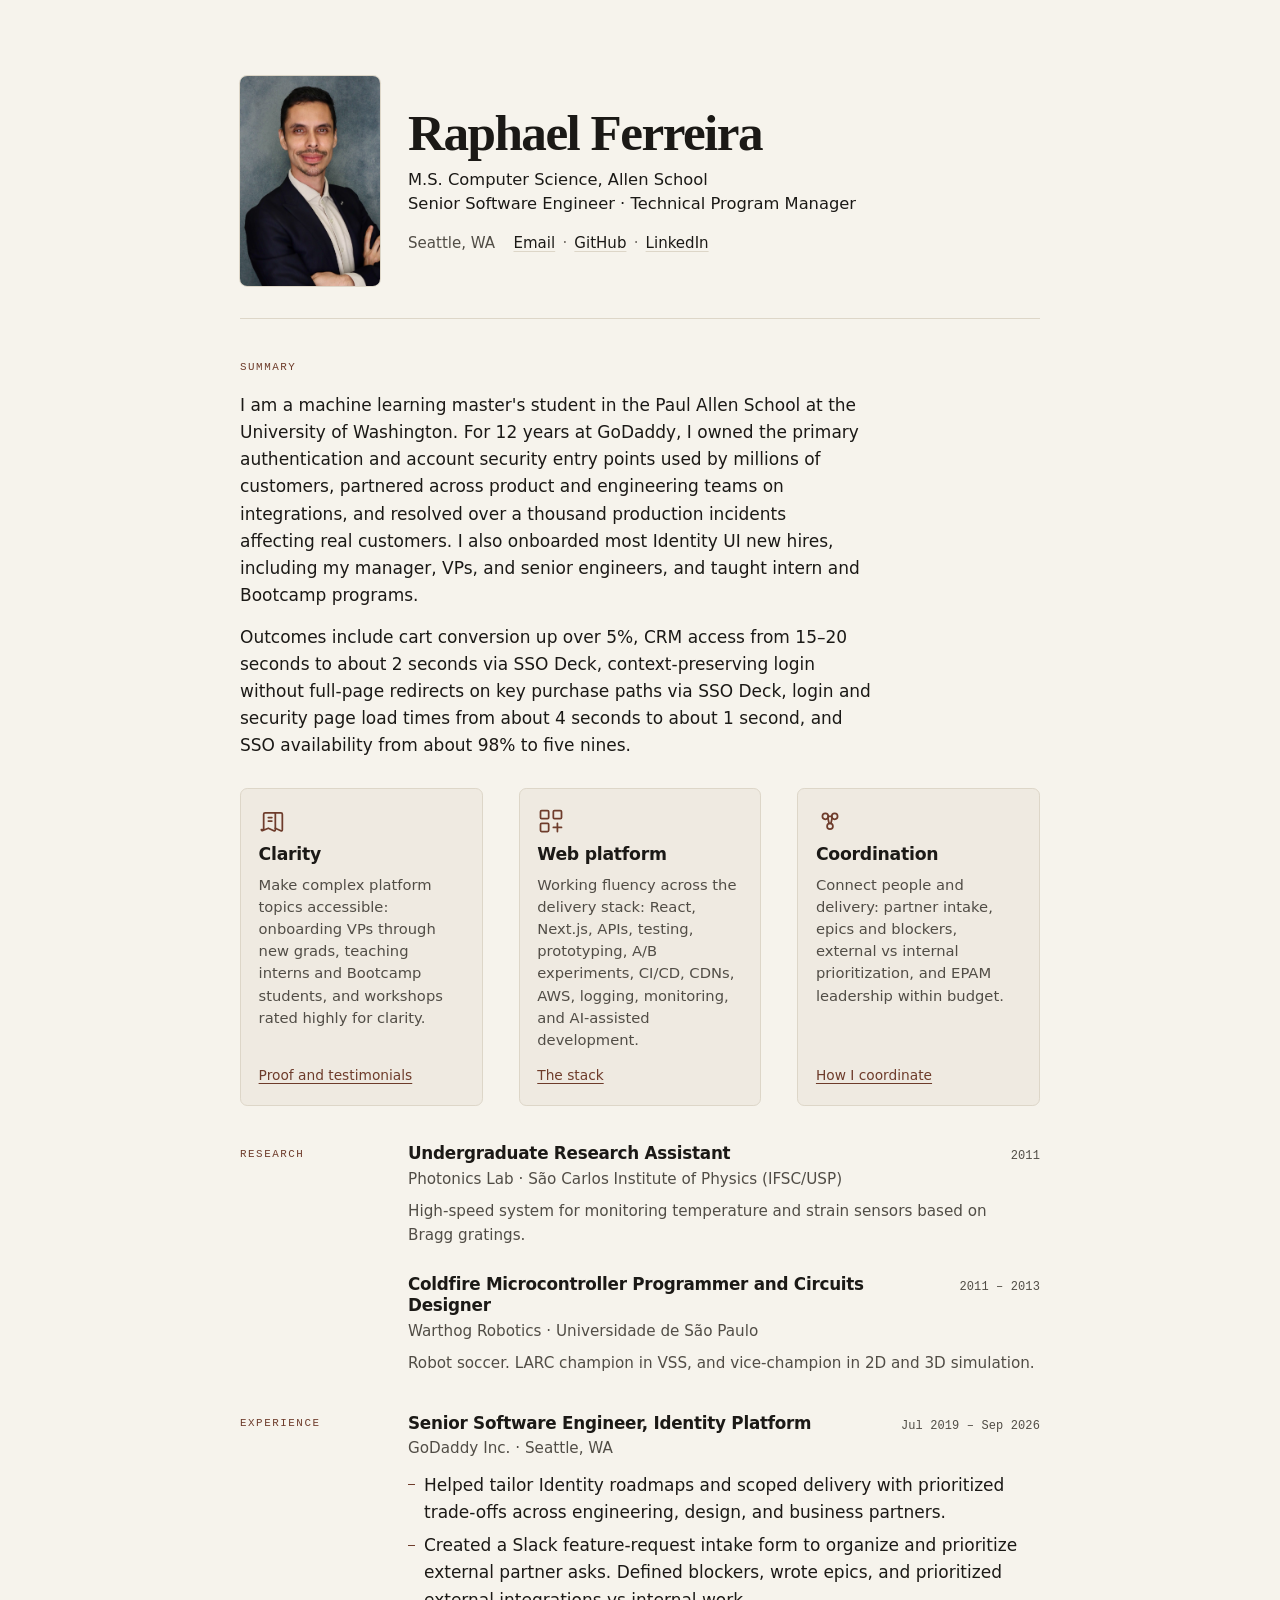
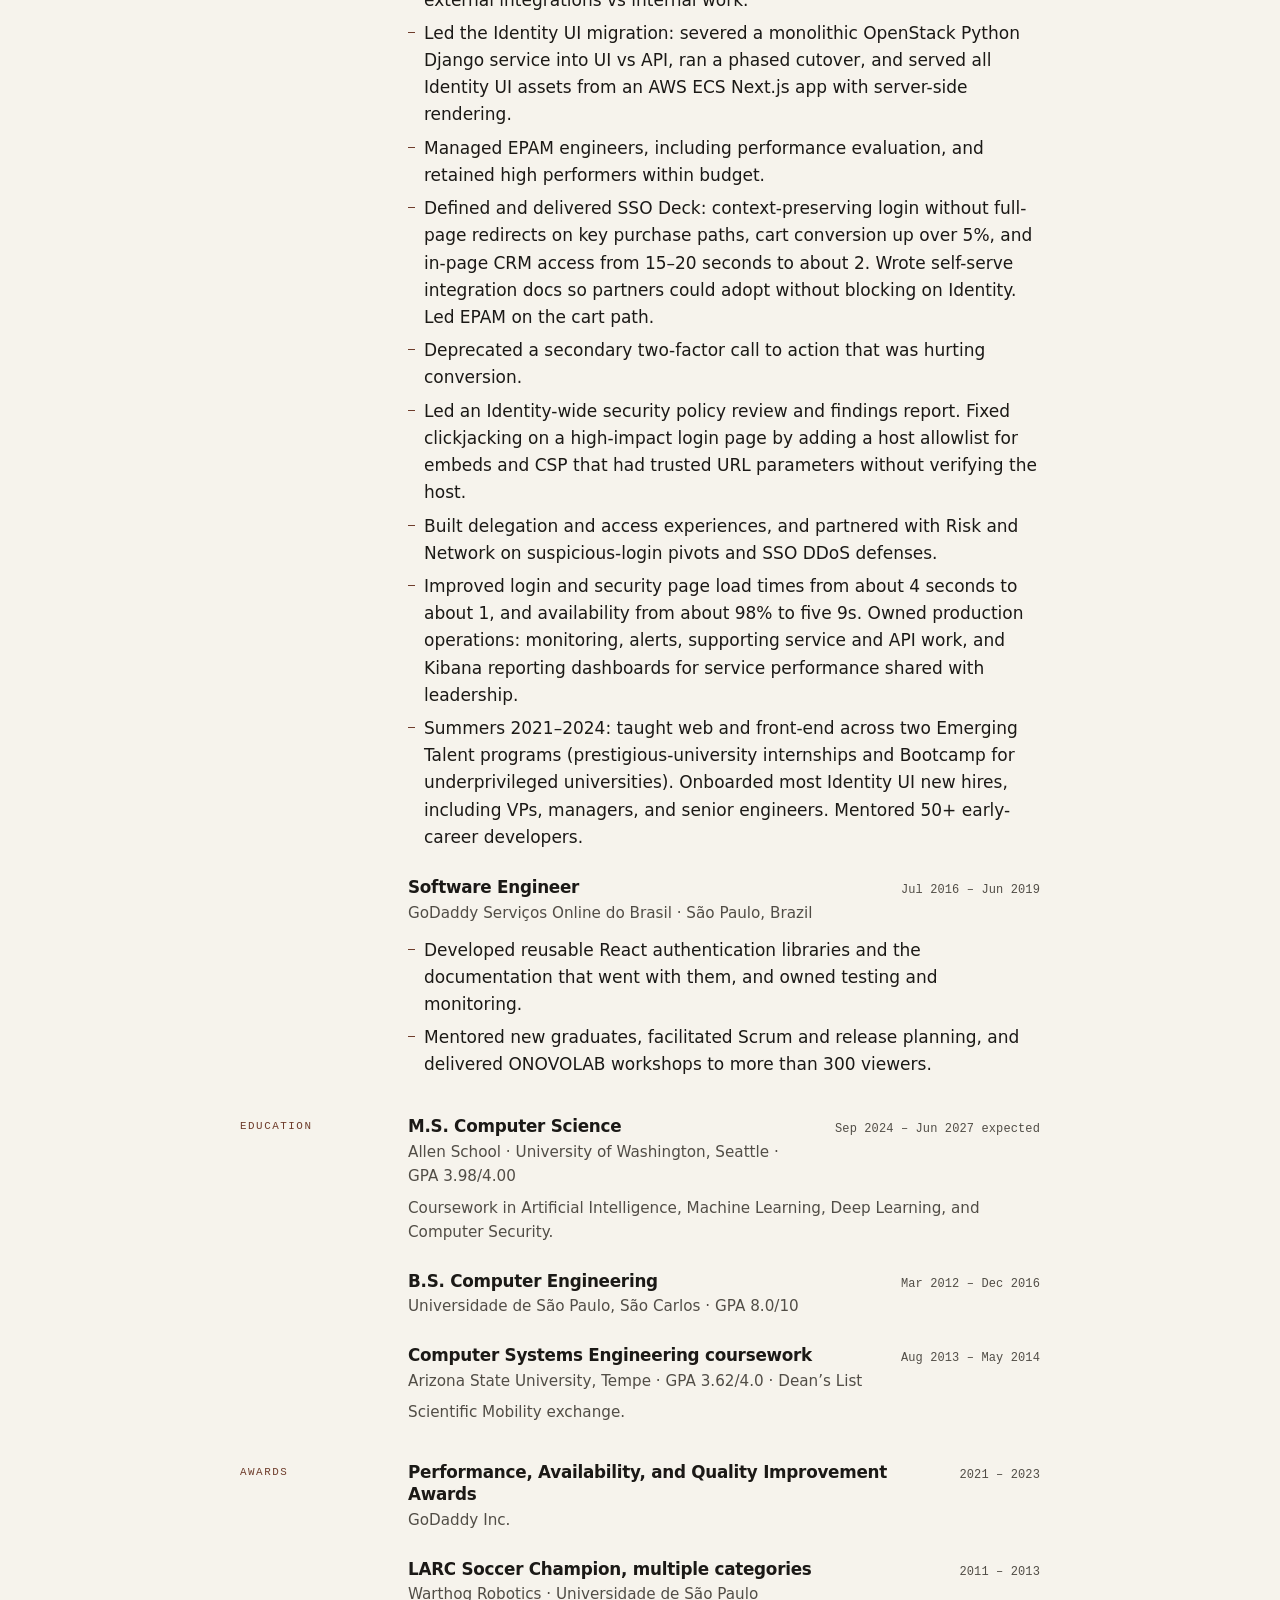
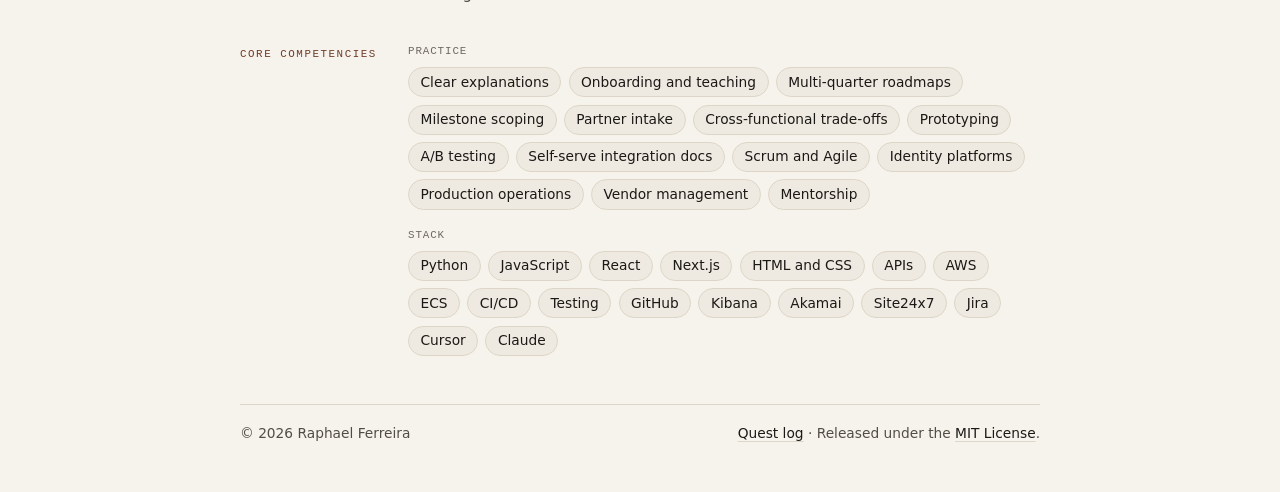
<file: index.html>
<!DOCTYPE html>
<html lang="en">
  <head>
    <meta charset="utf-8">
    <meta name="viewport" content="width=device-width, initial-scale=1">
    <title>Raphael Ferreira · Senior Software Engineer · Technical Program Manager</title>
    <meta name="description" content="Machine learning master's student in the Paul Allen School at the University of Washington. Senior software engineer and technical program manager. Twelve years building GoDaddy's authentication platform. Seattle, WA.">
    <link rel="canonical" href="https://raph.tech/">
    <meta name="theme-color" content="#131311">
    <meta name="theme-color" content="#f6f3ec" media="(prefers-color-scheme: light)">
    <meta property="og:title" content="Raphael Ferreira · Senior Software Engineer · Technical Program Manager">
    <meta property="og:description" content="Machine learning master's student in the Paul Allen School at the University of Washington. Senior software engineer and technical program manager. Twelve years building GoDaddy's authentication platform. Seattle, WA.">
    <meta property="og:type" content="profile">
    <meta property="og:url" content="https://raph.tech/">
    <meta property="og:image" content="https://raph.tech/images/avatar.jpg">
    <link rel="icon" href="images/favicon.png?v=2" type="image/png" sizes="64x64">
    <link rel="stylesheet" href="css/style.css?v=2">
    <script type="application/ld+json">
      {
        "@context": "https://schema.org",
        "@type": "Person",
        "name": "Raphael Ferreira",
        "jobTitle": [
          "Senior Software Engineer",
          "Technical Program Manager",
          "M.S. Student, Computer Science"
        ],
        "url": "https://raph.tech/",
        "image": "https://raph.tech/images/avatar.jpg",
        "address": {
          "@type": "PostalAddress",
          "addressLocality": "Seattle",
          "addressRegion": "WA",
          "addressCountry": "US"
        },
        "sameAs": [
          "https://github.com/tech-raph",
          "https://www.linkedin.com/in/raphferreira"
        ],
        "alumniOf": [
          {
            "@type": "CollegeOrUniversity",
            "name": "University of Washington"
          },
          {
            "@type": "CollegeOrUniversity",
            "name": "Universidade de São Paulo"
          },
          {
            "@type": "CollegeOrUniversity",
            "name": "Arizona State University"
          }
        ]
      }
    </script>
  </head>
  <body>
    <a class="skip" href="#content">Skip to content</a>

    <div class="page">
      <header class="masthead">
        <img
          class="avatar"
          src="images/avatar.jpg"
          alt="Portrait of Raphael Ferreira"
          width="682"
          height="1024"
          fetchpriority="high"
          decoding="async"
        >
        <div class="intro">
          <h1>Raphael Ferreira</h1>
          <p class="subtitle">M.S. Computer Science, Allen School<br><span class="subtitle-role">Senior Software Engineer</span><span class="subtitle-role">Technical Program Manager</span></p>
          <p class="meta">
            <span class="where">Seattle, WA</span>
            <span class="links">
              <a href="mailto:us.raph3@gmail.com">Email</a>
              <span class="dot" aria-hidden="true">·</span>
              <a href="https://github.com/tech-raph">GitHub</a>
              <span class="dot" aria-hidden="true">·</span>
              <a href="https://www.linkedin.com/in/raphferreira">LinkedIn</a>
            </span>
          </p>
        </div>
      </header>

      <main id="content" tabindex="-1">
        <section class="section section-summary" aria-labelledby="summary-heading">
          <h2 id="summary-heading">Summary</h2>
          <div class="summary-body">
            <div class="prose">
              <p>
                I am a machine learning master's student in the Paul Allen School at the University of Washington.
                For 12 years at GoDaddy, I owned the primary authentication and account security entry points used by millions of customers, partnered across product and engineering teams on integrations, and resolved over a thousand production incidents affecting real customers.
                I also onboarded most Identity UI new hires, including my manager, VPs, and senior engineers, and taught intern and Bootcamp programs.
              </p>
              <p>
                Outcomes include cart conversion up over 5%, CRM access from 15–20 seconds to about 2 seconds via SSO Deck, context-preserving login without full-page redirects on key purchase paths via SSO Deck, login and security page load times from about 4 seconds to about 1 second, and SSO availability from about 98% to five nines.
              </p>
            </div>
            <div class="pillars" role="list">
              <a class="pillar" href="clarity/index.html" role="listitem">
                <span class="pillar-icon" aria-hidden="true">
                  <svg viewBox="0 0 24 24" width="28" height="28" fill="none" stroke="currentColor" stroke-width="1.5" stroke-linecap="round" stroke-linejoin="round">
                    <path d="M4 19.5V6.2c0-.7.5-1.2 1.2-1.2H14v14.5c0 .8-.6 1.2-1.3.9L8 18.2l-4.7 2c-.7.3-1.3-.1-1.3-.9z"/>
                    <path d="M14 5h4.8c.7 0 1.2.5 1.2 1.2v13.3c0 .8-.6 1.2-1.3.9L14 18.2"/>
                    <path d="M8 9h3M8 12h3"/>
                  </svg>
                </span>
                <h3>Clarity</h3>
                <p>Make complex platform topics accessible: onboarding VPs through new grads, teaching interns and Bootcamp students, and workshops rated highly for clarity.</p>
                <span class="pillar-more">Proof and testimonials</span>
              </a>
              <a class="pillar" href="platform/index.html" role="listitem">
                <span class="pillar-icon" aria-hidden="true">
                  <svg viewBox="0 0 24 24" width="28" height="28" fill="none" stroke="currentColor" stroke-width="1.5" stroke-linecap="round" stroke-linejoin="round">
                    <rect x="3" y="3" width="7" height="7" rx="1"/>
                    <rect x="14" y="3" width="7" height="7" rx="1"/>
                    <rect x="3" y="14" width="7" height="7" rx="1"/>
                    <path d="M14 17.5h7M17.5 14v7"/>
                  </svg>
                </span>
                <h3>Web platform</h3>
                <p>Working fluency across the delivery stack: React, Next.js, APIs, testing, prototyping, A/B experiments, CI/CD, CDNs, AWS, logging, monitoring, and AI-assisted development.</p>
                <span class="pillar-more">The stack</span>
              </a>
              <a class="pillar" href="coordination/index.html" role="listitem">
                <span class="pillar-icon" aria-hidden="true">
                  <svg viewBox="0 0 24 24" width="28" height="28" fill="none" stroke="currentColor" stroke-width="1.5" stroke-linecap="round" stroke-linejoin="round">
                    <circle cx="8" cy="8" r="2.5"/>
                    <circle cx="16" cy="8" r="2.5"/>
                    <circle cx="12" cy="16.5" r="2.5"/>
                    <path d="M10.2 9.5 11.2 14M13.8 9.5 12.8 14M10.5 8h3"/>
                  </svg>
                </span>
                <h3>Coordination</h3>
                <p>Connect people and delivery: partner intake, epics and blockers, external vs internal prioritization, and EPAM leadership within budget.</p>
                <span class="pillar-more">How I coordinate</span>
              </a>
            </div>
          </div>
        </section>

        <section class="section" aria-labelledby="research-heading">
          <h2 id="research-heading">Research</h2>
          <div class="entries">
            <article class="entry">
              <div class="entry-head">
                <div>
                  <h3>Undergraduate Research Assistant</h3>
                  <p class="org">Photonics Lab · São Carlos Institute of Physics (IFSC/USP)</p>
                </div>
                <p class="dates"><time datetime="2011">2011</time></p>
              </div>
              <p class="detail">High-speed system for monitoring temperature and strain sensors based on Bragg gratings.</p>
            </article>
            <article class="entry">
              <div class="entry-head">
                <div>
                  <h3>Coldfire Microcontroller Programmer and Circuits Designer</h3>
                  <p class="org">Warthog Robotics · Universidade de São Paulo</p>
                </div>
                <p class="dates"><time datetime="2011">2011</time> – <time datetime="2013">2013</time></p>
              </div>
              <p class="detail">Robot soccer. LARC champion in VSS, and vice-champion in 2D and 3D simulation.</p>
            </article>
          </div>
        </section>

        <section class="section" aria-labelledby="experience-heading">
          <h2 id="experience-heading">Experience</h2>
          <div class="entries">
            <article class="entry">
              <div class="entry-head">
                <div>
                  <h3>Senior Software Engineer, Identity Platform</h3>
                  <p class="org">GoDaddy Inc. · Seattle, WA</p>
                </div>
                <p class="dates"><time datetime="2019-07">Jul 2019</time> – <time datetime="2026-09">Sep 2026</time></p>
              </div>
              <ul>
                <li>Helped tailor Identity roadmaps and scoped delivery with prioritized trade-offs across engineering, design, and business partners.</li>
                <li>Created a Slack feature-request intake form to organize and prioritize external partner asks. Defined blockers, wrote epics, and prioritized external integrations vs internal work.</li>
                <li>Led the Identity UI migration: severed a monolithic OpenStack Python Django service into UI vs API, ran a phased cutover, and served all Identity UI assets from an AWS ECS Next.js app with server-side rendering.</li>
                <li>Managed EPAM engineers, including performance evaluation, and retained high performers within budget.</li>
                <li>Defined and delivered SSO Deck: context-preserving login without full-page redirects on key purchase paths, cart conversion up over 5%, and in-page CRM access from 15–20 seconds to about 2. Wrote self-serve integration docs so partners could adopt without blocking on Identity. Led EPAM on the cart path.</li>
                <li>Deprecated a secondary two-factor call to action that was hurting conversion.</li>
                <li>Led an Identity-wide security policy review and findings report. Fixed clickjacking on a high-impact login page by adding a host allowlist for embeds and CSP that had trusted URL parameters without verifying the host.</li>
                <li>Built delegation and access experiences, and partnered with Risk and Network on suspicious-login pivots and SSO DDoS defenses.</li>
                <li>Improved login and security page load times from about 4 seconds to about 1, and availability from about 98% to five 9s. Owned production operations: monitoring, alerts, supporting service and API work, and Kibana reporting dashboards for service performance shared with leadership.</li>
                <li>Summers 2021–2024: taught web and front-end across two Emerging Talent programs (prestigious-university internships and Bootcamp for underprivileged universities). Onboarded most Identity UI new hires, including VPs, managers, and senior engineers. Mentored 50+ early-career developers.</li>
              </ul>
            </article>

            <article class="entry">
              <div class="entry-head">
                <div>
                  <h3>Software Engineer</h3>
                  <p class="org">GoDaddy Serviços Online do Brasil · São Paulo, Brazil</p>
                </div>
                <p class="dates"><time datetime="2016-07">Jul 2016</time> – <time datetime="2019-06">Jun 2019</time></p>
              </div>
              <ul>
                <li>Developed reusable React authentication libraries and the documentation that went with them, and owned testing and monitoring.</li>
                <li>Mentored new graduates, facilitated Scrum and release planning, and delivered ONOVOLAB workshops to more than 300 viewers.</li>
              </ul>
            </article>
          </div>
        </section>

        <section class="section" aria-labelledby="education-heading">
          <h2 id="education-heading">Education</h2>
          <div class="entries">
            <article class="entry">
              <div class="entry-head">
                <div>
                  <h3>M.S. Computer Science</h3>
                  <p class="org">Allen School · University of Washington, Seattle · GPA 3.98/4.00</p>
                </div>
                <p class="dates"><time datetime="2024-09">Sep 2024</time> – <time datetime="2027-06">Jun 2027</time> expected</p>
              </div>
              <p class="detail">Coursework in Artificial Intelligence, Machine Learning, Deep Learning, and Computer Security.</p>
            </article>
            <article class="entry">
              <div class="entry-head">
                <div>
                  <h3>B.S. Computer Engineering</h3>
                  <p class="org">Universidade de São Paulo, São Carlos · GPA 8.0/10</p>
                </div>
                <p class="dates"><time datetime="2012-03">Mar 2012</time> – <time datetime="2016-12">Dec 2016</time></p>
              </div>
            </article>
            <article class="entry">
              <div class="entry-head">
                <div>
                  <h3>Computer Systems Engineering coursework</h3>
                  <p class="org">Arizona State University, Tempe · GPA 3.62/4.0 · Dean’s List</p>
                </div>
                <p class="dates"><time datetime="2013-08">Aug 2013</time> – <time datetime="2014-05">May 2014</time></p>
              </div>
              <p class="detail">Scientific Mobility exchange.</p>
            </article>
          </div>
        </section>

        <section class="section" aria-labelledby="awards-heading">
          <h2 id="awards-heading">Awards</h2>
          <div class="entries">
            <article class="entry">
              <div class="entry-head">
                <div>
                  <h3>Performance, Availability, and Quality Improvement Awards</h3>
                  <p class="org">GoDaddy Inc.</p>
                </div>
                <p class="dates"><time datetime="2021">2021</time> – <time datetime="2023">2023</time></p>
              </div>
            </article>
            <article class="entry">
              <div class="entry-head">
                <div>
                  <h3>LARC Soccer Champion, multiple categories</h3>
                  <p class="org">Warthog Robotics · Universidade de São Paulo</p>
                </div>
                <p class="dates"><time datetime="2011">2011</time> – <time datetime="2013">2013</time></p>
              </div>
            </article>
          </div>
        </section>

        <section class="section" aria-labelledby="competencies-heading">
          <h2 id="competencies-heading">Core competencies</h2>
          <div class="skill-groups">
            <div>
              <p class="skill-label">Practice</p>
              <ul class="pills">
                <li>Clear explanations</li>
                <li>Onboarding and teaching</li>
                <li>Multi-quarter roadmaps</li>
                <li>Milestone scoping</li>
                <li>Partner intake</li>
                <li>Cross-functional trade-offs</li>
                <li>Prototyping</li>
                <li>A/B testing</li>
                <li>Self-serve integration docs</li>
                <li>Scrum and Agile</li>
                <li>Identity platforms</li>
                <li>Production operations</li>
                <li>Vendor management</li>
                <li>Mentorship</li>
              </ul>
            </div>
            <div>
              <p class="skill-label">Stack</p>
              <ul class="pills">
                <li>Python</li>
                <li>JavaScript</li>
                <li>React</li>
                <li>Next.js</li>
                <li>HTML and CSS</li>
                <li>APIs</li>
                <li>AWS</li>
                <li>ECS</li>
                <li>CI/CD</li>
                <li>Testing</li>
                <li>GitHub</li>
                <li>Kibana</li>
                <li>Akamai</li>
                <li>Site24x7</li>
                <li>Jira</li>
                <li>Cursor</li>
                <li>Claude</li>
              </ul>
            </div>
          </div>
        </section>
      </main>

      <footer>
        <p>© <time datetime="2026">2026</time> Raphael Ferreira</p>
        <p><a href="quest-log/index.html">Quest log</a> · Released under the <a href="LICENSE">MIT License</a>.</p>
      </footer>
    </div>
  </body>
</html>
</file>
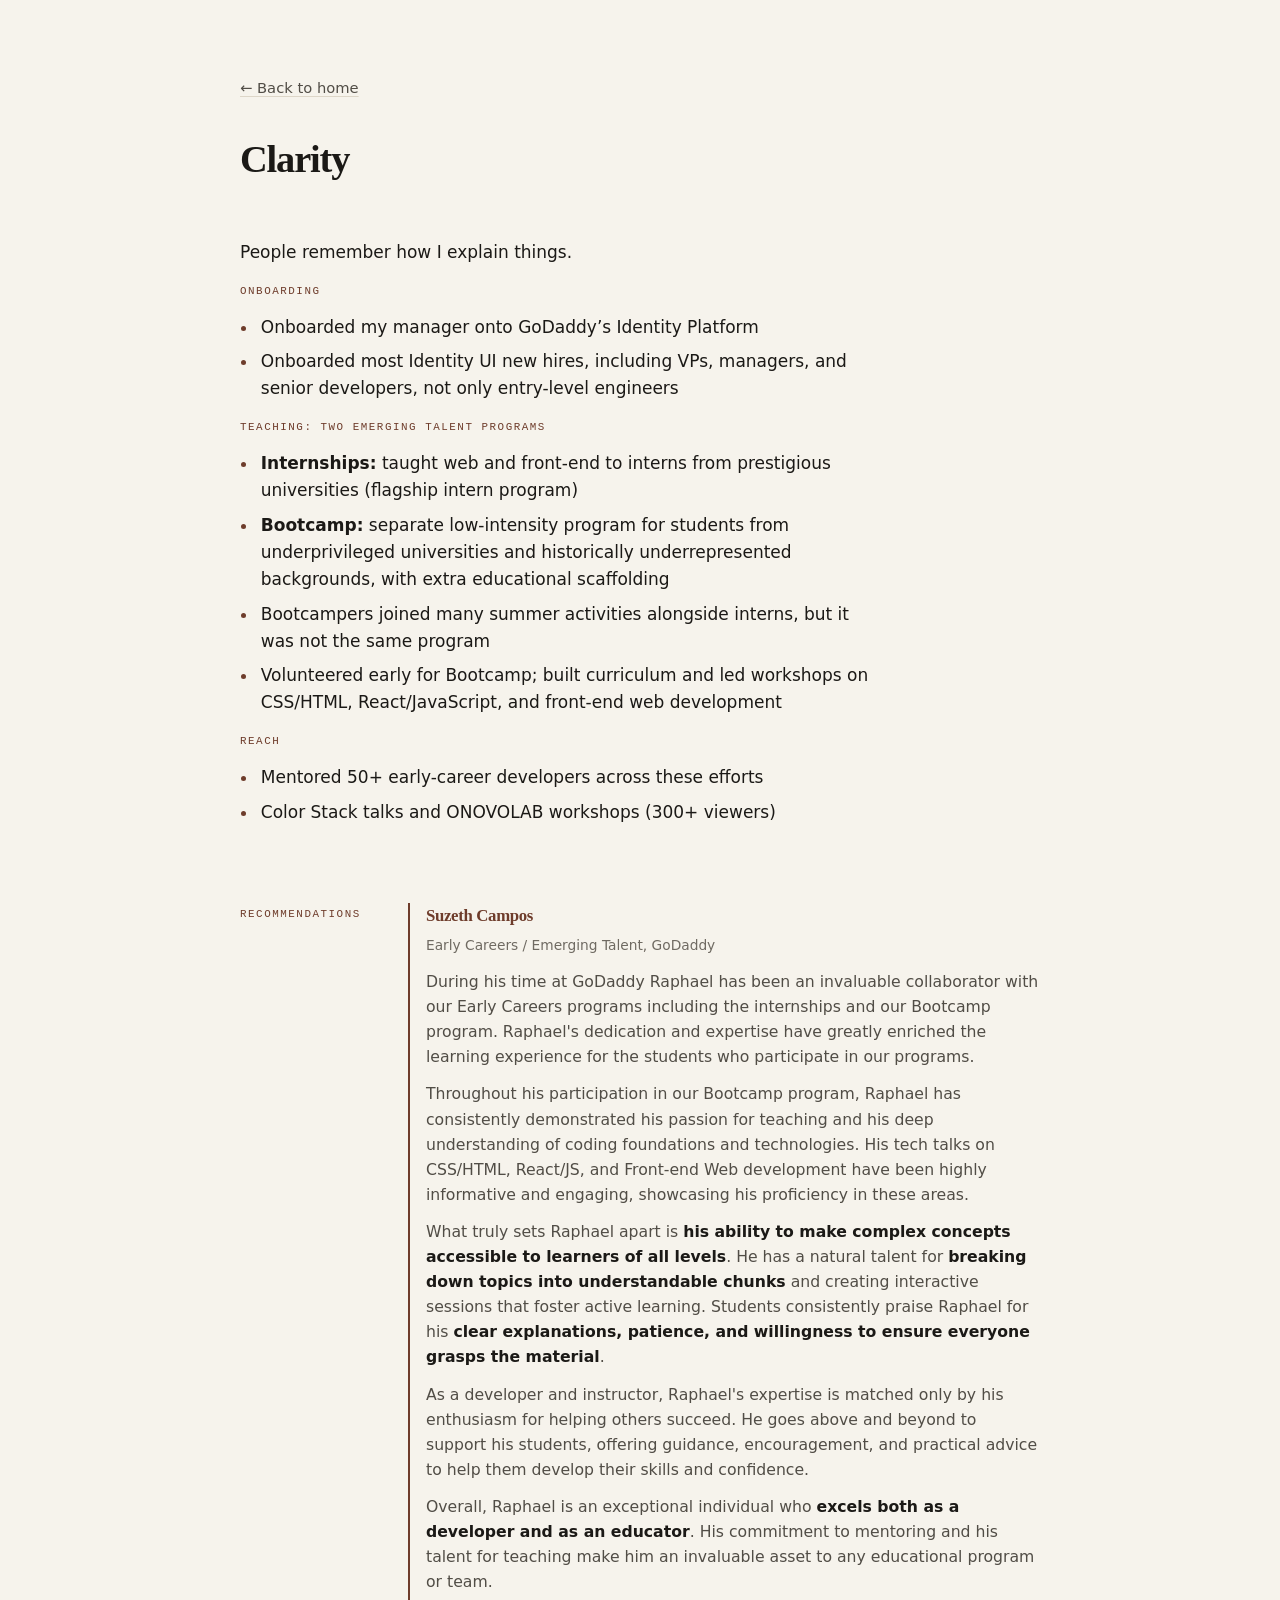
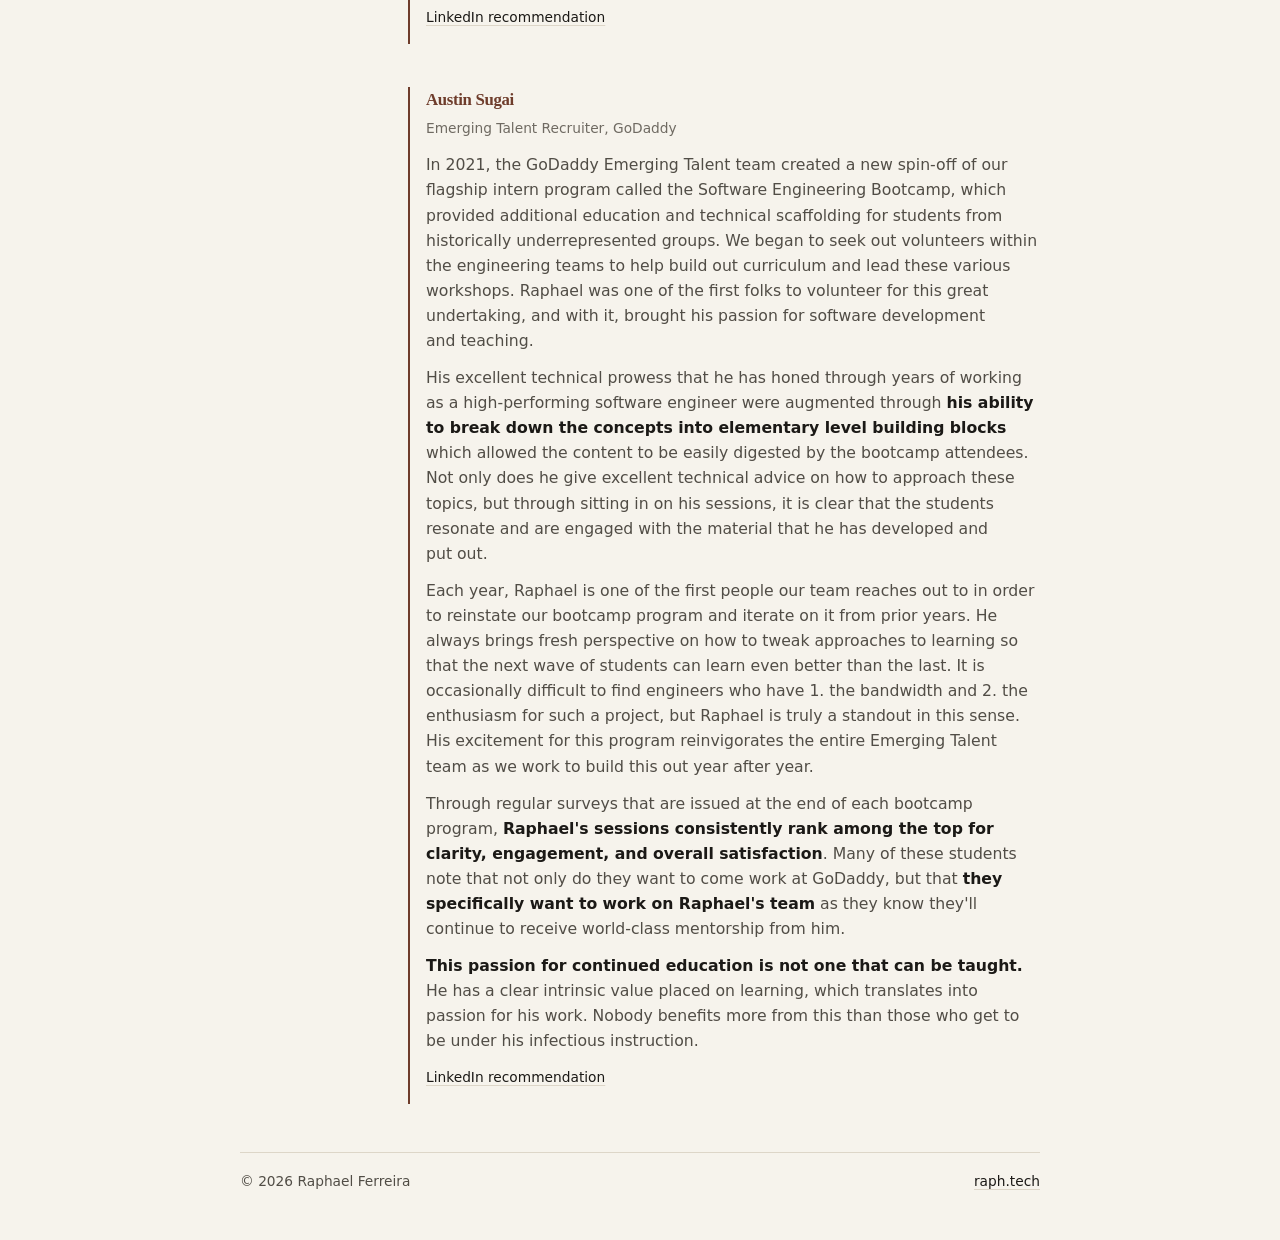
<file: clarity/index.html>
<!DOCTYPE html>
<html lang="en">
  <head>
    <meta charset="utf-8">
    <meta name="viewport" content="width=device-width, initial-scale=1">
    <title>Clarity · Raphael Ferreira</title>
    <meta name="description" content="How Raphael explains complex platform work: onboarding VPs through senior hires, intern teaching, Bootcamp, and Emerging Talent recommendations.">
    <link rel="canonical" href="https://raph.tech/clarity/">
    <meta name="theme-color" content="#131311">
    <meta name="theme-color" content="#f6f3ec" media="(prefers-color-scheme: light)">
    <link rel="icon" href="../images/favicon.png?v=2" type="image/png" sizes="64x64">
    <link rel="stylesheet" href="../css/style.css?v=2">
  </head>
  <body>
    <a class="skip" href="#content">Skip to content</a>
    <div class="page">
      <p class="page-back"><a href="../index.html">← Back to home</a></p>
      <main id="content" tabindex="-1">
        <h1 class="page-title">Clarity</h1>
        <div class="prose" style="margin-top: 1.25rem;">
          <p>People remember how I explain things.</p>

          <h2>Onboarding</h2>
          <ul>
            <li>Onboarded my manager onto GoDaddy’s Identity Platform</li>
            <li>Onboarded most Identity UI new hires, including VPs, managers, and senior developers, not only entry-level engineers</li>
          </ul>

          <h2>Teaching: two Emerging Talent programs</h2>
          <ul>
            <li><strong>Internships:</strong> taught web and front-end to interns from prestigious universities (flagship intern program)</li>
            <li><strong>Bootcamp:</strong> separate low-intensity program for students from underprivileged universities and historically underrepresented backgrounds, with extra educational scaffolding</li>
            <li>Bootcampers joined many summer activities alongside interns, but it was not the same program</li>
            <li>Volunteered early for Bootcamp; built curriculum and led workshops on CSS/HTML, React/JavaScript, and front-end web development</li>
          </ul>

          <h2>Reach</h2>
          <ul>
            <li>Mentored 50+ early-career developers across these efforts</li>
            <li>Color Stack talks and ONOVOLAB workshops (300+ viewers)</li>
          </ul>
        </div>

        <section class="section" style="margin-top: 2.5rem;" aria-labelledby="recs-heading">
          <h2 id="recs-heading">Recommendations</h2>
          <div class="prose">
            <blockquote class="quote">
              <header class="quote-byline">
                <cite>Suzeth Campos</cite>
                <span class="quote-role">Early Careers / Emerging Talent, GoDaddy</span>
              </header>
              <p>
                During his time at GoDaddy Raphael has been an invaluable collaborator with our Early Careers programs including the internships and our Bootcamp program.
                Raphael's dedication and expertise have greatly enriched the learning experience for the students who participate in our programs.
              </p>
              <p>
                Throughout his participation in our Bootcamp program, Raphael has consistently demonstrated his passion for teaching and his deep understanding of coding foundations and technologies.
                His tech talks on CSS/HTML, React/JS, and Front-end Web development have been highly informative and engaging, showcasing his proficiency in these areas.
              </p>
              <p>
                What truly sets Raphael apart is <strong>his ability to make complex concepts accessible to learners of all levels</strong>.
                He has a natural talent for <strong>breaking down topics into understandable chunks</strong> and creating interactive sessions that foster active learning.
                Students consistently praise Raphael for his <strong>clear explanations, patience, and willingness to ensure everyone grasps the material</strong>.
              </p>
              <p>
                As a developer and instructor, Raphael's expertise is matched only by his enthusiasm for helping others succeed.
                He goes above and beyond to support his students, offering guidance, encouragement, and practical advice to help them develop their skills and confidence.
              </p>
              <p>
                Overall, Raphael is an exceptional individual who <strong>excels both as a developer and as an educator</strong>.
                His commitment to mentoring and his talent for teaching make him an invaluable asset to any educational program or team.
              </p>
              <p class="quote-source"><a href="https://www.linkedin.com/in/raphferreira/details/recommendations/">LinkedIn recommendation</a></p>
            </blockquote>
            <blockquote class="quote">
              <header class="quote-byline">
                <cite>Austin Sugai</cite>
                <span class="quote-role">Emerging Talent Recruiter, GoDaddy</span>
              </header>
              <p>
                In 2021, the GoDaddy Emerging Talent team created a new spin-off of our flagship intern program called the Software Engineering Bootcamp, which provided additional education and technical scaffolding for students from historically underrepresented groups.
                We began to seek out volunteers within the engineering teams to help build out curriculum and lead these various workshops.
                Raphael was one of the first folks to volunteer for this great undertaking, and with it, brought his passion for software development and teaching.
              </p>
              <p>
                His excellent technical prowess that he has honed through years of working as a high-performing software engineer were augmented through
                <strong>his ability to break down the concepts into elementary level building blocks</strong>
                which allowed the content to be easily digested by the bootcamp attendees.
                Not only does he give excellent technical advice on how to approach these topics, but through sitting in on his sessions, it is clear that the students resonate and are engaged with the material that he has developed and put out.
              </p>
              <p>
                Each year, Raphael is one of the first people our team reaches out to in order to reinstate our bootcamp program and iterate on it from prior years.
                He always brings fresh perspective on how to tweak approaches to learning so that the next wave of students can learn even better than the last.
                It is occasionally difficult to find engineers who have 1. the bandwidth and 2. the enthusiasm for such a project, but Raphael is truly a standout in this sense.
                His excitement for this program reinvigorates the entire Emerging Talent team as we work to build this out year after year.
              </p>
              <p>
                Through regular surveys that are issued at the end of each bootcamp program,
                <strong>Raphael's sessions consistently rank among the top for clarity, engagement, and overall satisfaction</strong>.
                Many of these students note that not only do they want to come work at GoDaddy, but that
                <strong>they specifically want to work on Raphael's team</strong>
                as they know they'll continue to receive world-class mentorship from him.
              </p>
              <p>
                <strong>This passion for continued education is not one that can be taught.</strong>
                He has a clear intrinsic value placed on learning, which translates into passion for his work.
                Nobody benefits more from this than those who get to be under his infectious instruction.
              </p>
              <p class="quote-source"><a href="https://www.linkedin.com/in/raphferreira/details/recommendations/">LinkedIn recommendation</a></p>
            </blockquote>
          </div>
        </section>
      </main>
      <footer>
        <p>© <time datetime="2026">2026</time> Raphael Ferreira</p>
        <p><a href="../index.html">raph.tech</a></p>
      </footer>
    </div>
  </body>
</html>
</file>
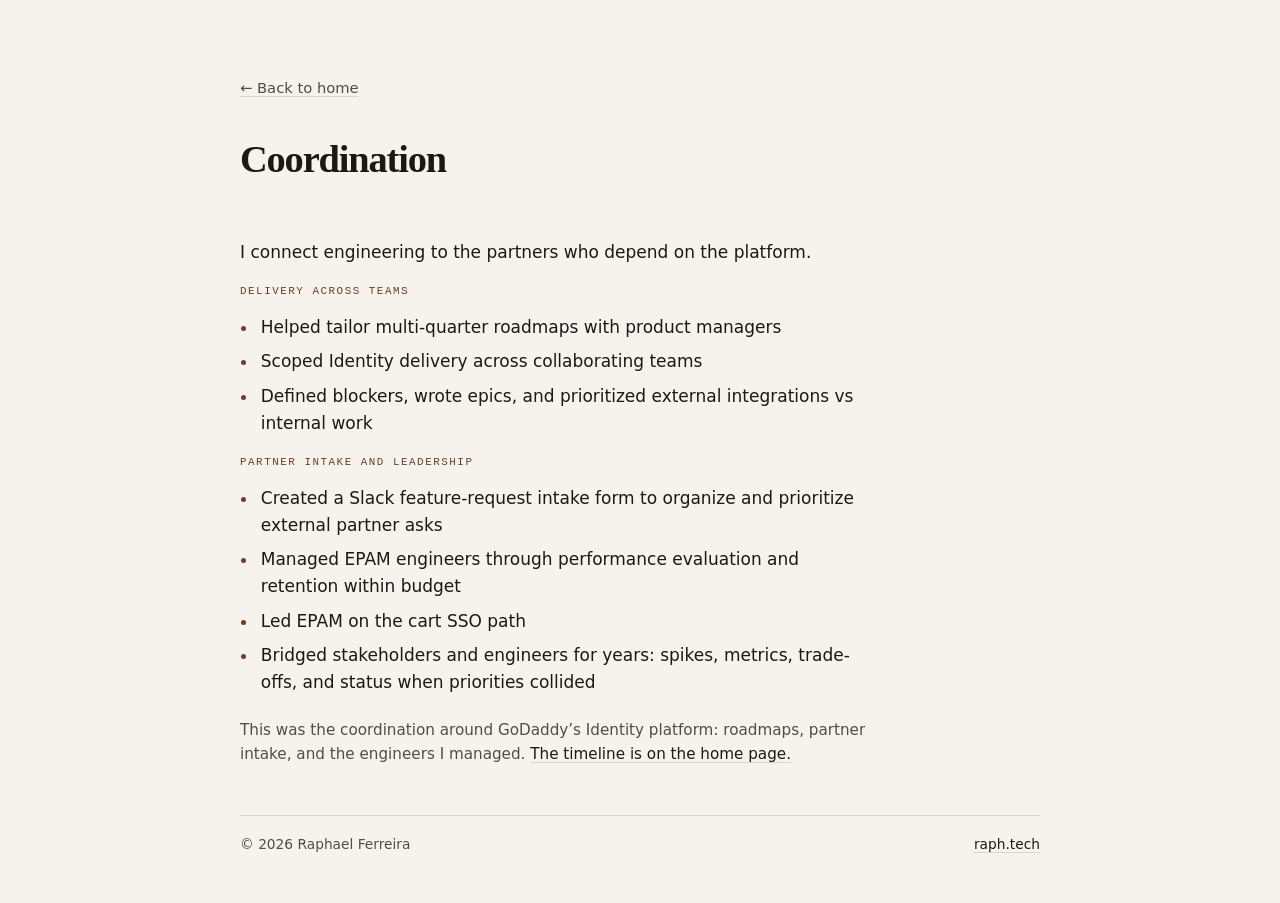
<file: coordination/index.html>
<!DOCTYPE html>
<html lang="en">
  <head>
    <meta charset="utf-8">
    <meta name="viewport" content="width=device-width, initial-scale=1">
    <title>Coordination · Raphael Ferreira</title>
    <meta name="description" content="How Raphael coordinates platform delivery: partner intake, epics and blockers, roadmaps with PMs, and EPAM leadership.">
    <link rel="canonical" href="https://raph.tech/coordination/">
    <meta name="theme-color" content="#131311">
    <meta name="theme-color" content="#f6f3ec" media="(prefers-color-scheme: light)">
    <link rel="icon" href="../images/favicon.png?v=2" type="image/png" sizes="64x64">
    <link rel="stylesheet" href="../css/style.css?v=2">
  </head>
  <body>
    <a class="skip" href="#content">Skip to content</a>
    <div class="page">
      <p class="page-back"><a href="../index.html">← Back to home</a></p>
      <main id="content" tabindex="-1">
        <h1 class="page-title">Coordination</h1>
        <div class="prose" style="margin-top: 1.25rem;">
          <p>I connect engineering to the partners who depend on the platform.</p>

          <h2>Delivery across teams</h2>
          <ul>
            <li>Helped tailor multi-quarter roadmaps with product managers</li>
            <li>Scoped Identity delivery across collaborating teams</li>
            <li>Defined blockers, wrote epics, and prioritized external integrations vs internal work</li>
          </ul>

          <h2>Partner intake and leadership</h2>
          <ul>
            <li>Created a Slack feature-request intake form to organize and prioritize external partner asks</li>
            <li>Managed EPAM engineers through performance evaluation and retention within budget</li>
            <li>Led EPAM on the cart SSO path</li>
            <li>Bridged stakeholders and engineers for years: spikes, metrics, trade-offs, and status when priorities collided</li>
          </ul>

          <p class="detail">This was the coordination around GoDaddy’s Identity platform: roadmaps, partner intake, and the engineers I managed. <a href="../index.html#experience-heading">The timeline is on the home page.</a></p>
        </div>
      </main>
      <footer>
        <p>© <time datetime="2026">2026</time> Raphael Ferreira</p>
        <p><a href="../index.html">raph.tech</a></p>
      </footer>
    </div>
  </body>
</html>
</file>
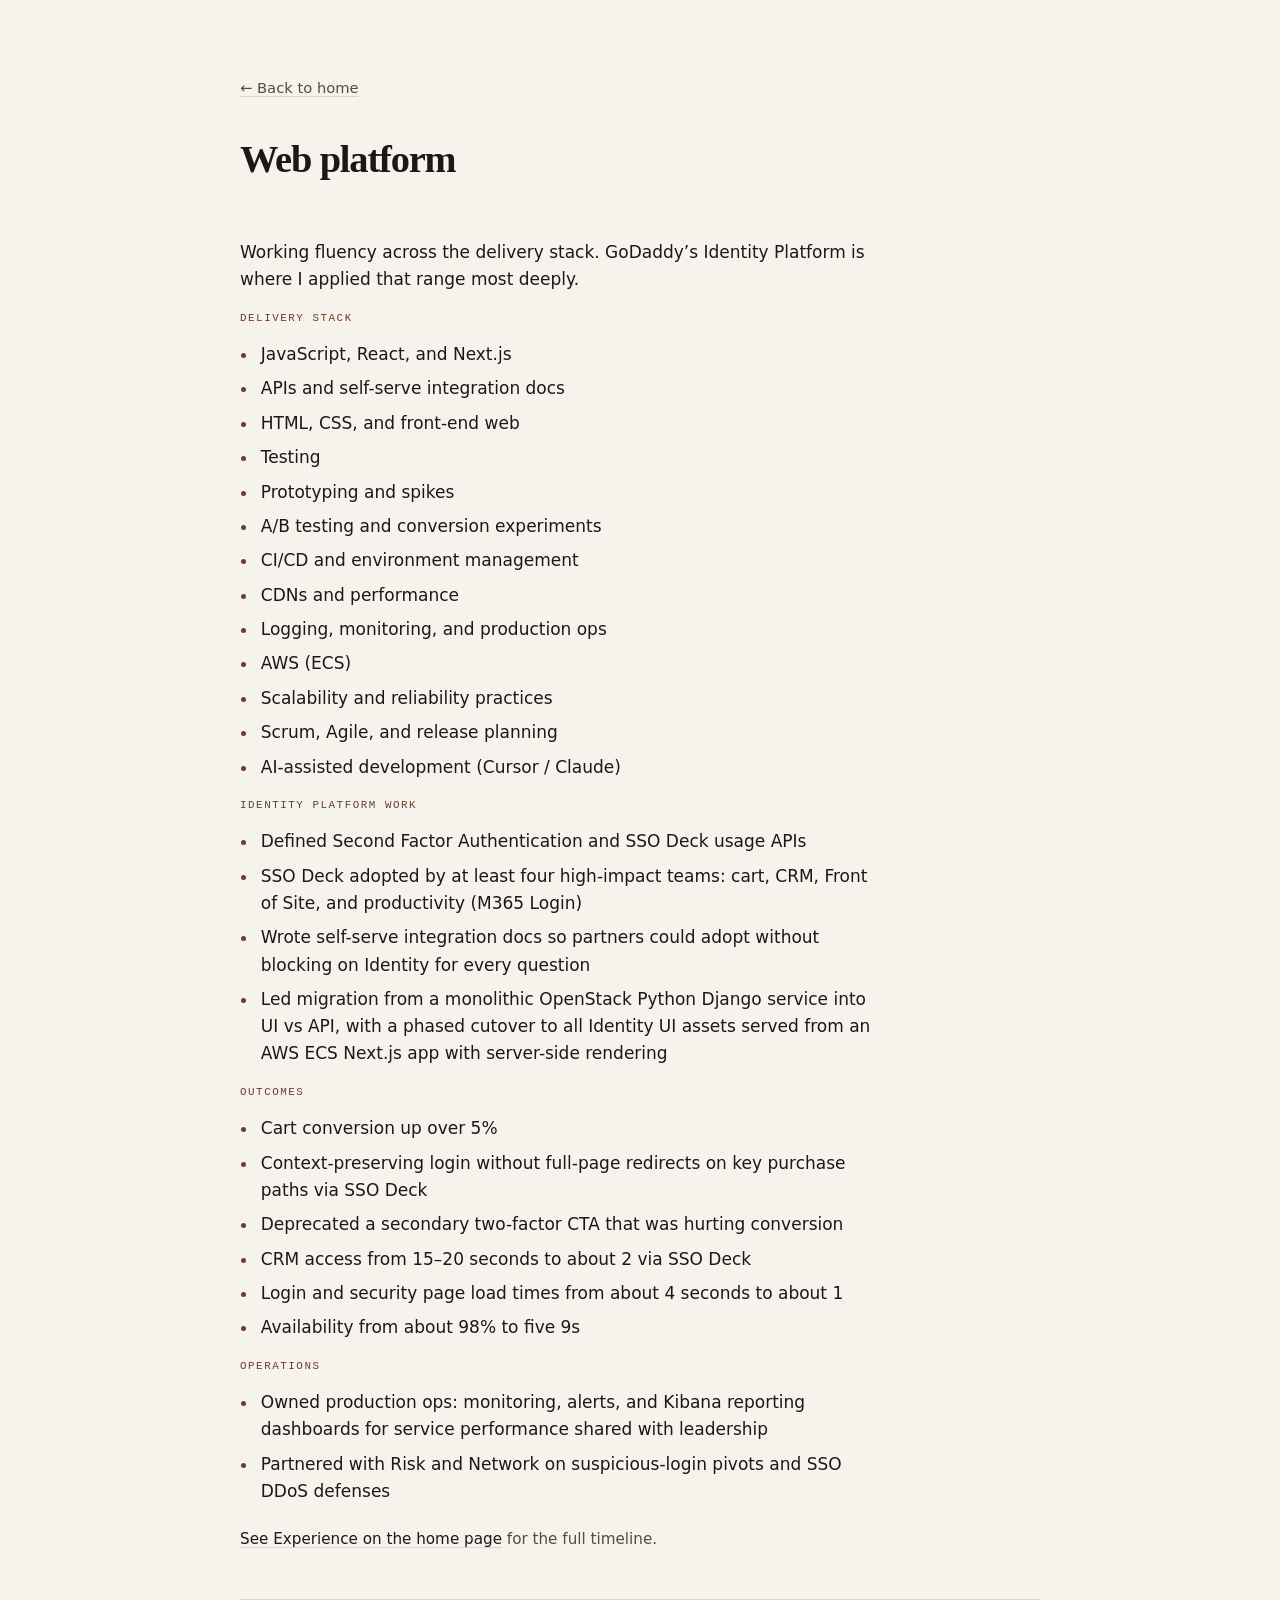
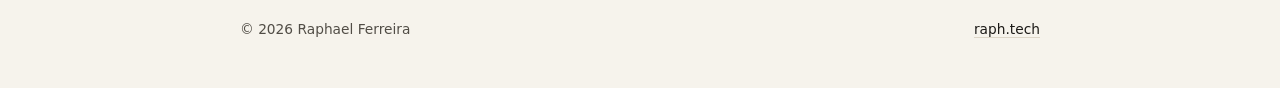
<file: platform/index.html>
<!DOCTYPE html>
<html lang="en">
  <head>
    <meta charset="utf-8">
    <meta name="viewport" content="width=device-width, initial-scale=1">
    <title>Web platform · Raphael Ferreira</title>
    <meta name="description" content="Raphael’s web platform fluency: React, Next.js, APIs, prototyping, A/B testing, CI/CD, performance, AWS, and AI-assisted development.">
    <link rel="canonical" href="https://raph.tech/platform/">
    <meta name="theme-color" content="#131311">
    <meta name="theme-color" content="#f6f3ec" media="(prefers-color-scheme: light)">
    <link rel="icon" href="../images/favicon.png?v=2" type="image/png" sizes="64x64">
    <link rel="stylesheet" href="../css/style.css?v=2">
  </head>
  <body>
    <a class="skip" href="#content">Skip to content</a>
    <div class="page">
      <p class="page-back"><a href="../index.html">← Back to home</a></p>
      <main id="content" tabindex="-1">
        <h1 class="page-title">Web platform</h1>
        <div class="prose" style="margin-top: 1.25rem;">
          <p>Working fluency across the delivery stack. GoDaddy’s Identity Platform is where I applied that range most deeply.</p>

          <h2>Delivery stack</h2>
          <ul>
            <li>JavaScript, React, and Next.js</li>
            <li>APIs and self-serve integration docs</li>
            <li>HTML, CSS, and front-end web</li>
            <li>Testing</li>
            <li>Prototyping and spikes</li>
            <li>A/B testing and conversion experiments</li>
            <li>CI/CD and environment management</li>
            <li>CDNs and performance</li>
            <li>Logging, monitoring, and production ops</li>
            <li>AWS (ECS)</li>
            <li>Scalability and reliability practices</li>
            <li>Scrum, Agile, and release planning</li>
            <li>AI-assisted development (Cursor / Claude)</li>
          </ul>

          <h2>Identity Platform work</h2>
          <ul>
            <li>Defined Second Factor Authentication and SSO Deck usage APIs</li>
            <li>SSO Deck adopted by at least four high-impact teams: cart, CRM, Front of Site, and productivity (M365 Login)</li>
            <li>Wrote self-serve integration docs so partners could adopt without blocking on Identity for every question</li>
            <li>Led migration from a monolithic OpenStack Python Django service into UI vs API, with a phased cutover to all Identity UI assets served from an AWS ECS Next.js app with server-side rendering</li>
          </ul>

          <h2>Outcomes</h2>
          <ul>
            <li>Cart conversion up over 5%</li>
            <li>Context-preserving login without full-page redirects on key purchase paths via SSO Deck</li>
            <li>Deprecated a secondary two-factor CTA that was hurting conversion</li>
            <li>CRM access from 15–20 seconds to about 2 via SSO Deck</li>
            <li>Login and security page load times from about 4 seconds to about 1</li>
            <li>Availability from about 98% to five 9s</li>
          </ul>

          <h2>Operations</h2>
          <ul>
            <li>Owned production ops: monitoring, alerts, and Kibana reporting dashboards for service performance shared with leadership</li>
            <li>Partnered with Risk and Network on suspicious-login pivots and SSO DDoS defenses</li>
          </ul>

          <p class="detail"><a href="../index.html#experience-heading">See Experience on the home page</a> for the full timeline.</p>
        </div>
      </main>
      <footer>
        <p>© <time datetime="2026">2026</time> Raphael Ferreira</p>
        <p><a href="../index.html">raph.tech</a></p>
      </footer>
    </div>
  </body>
</html>
</file>
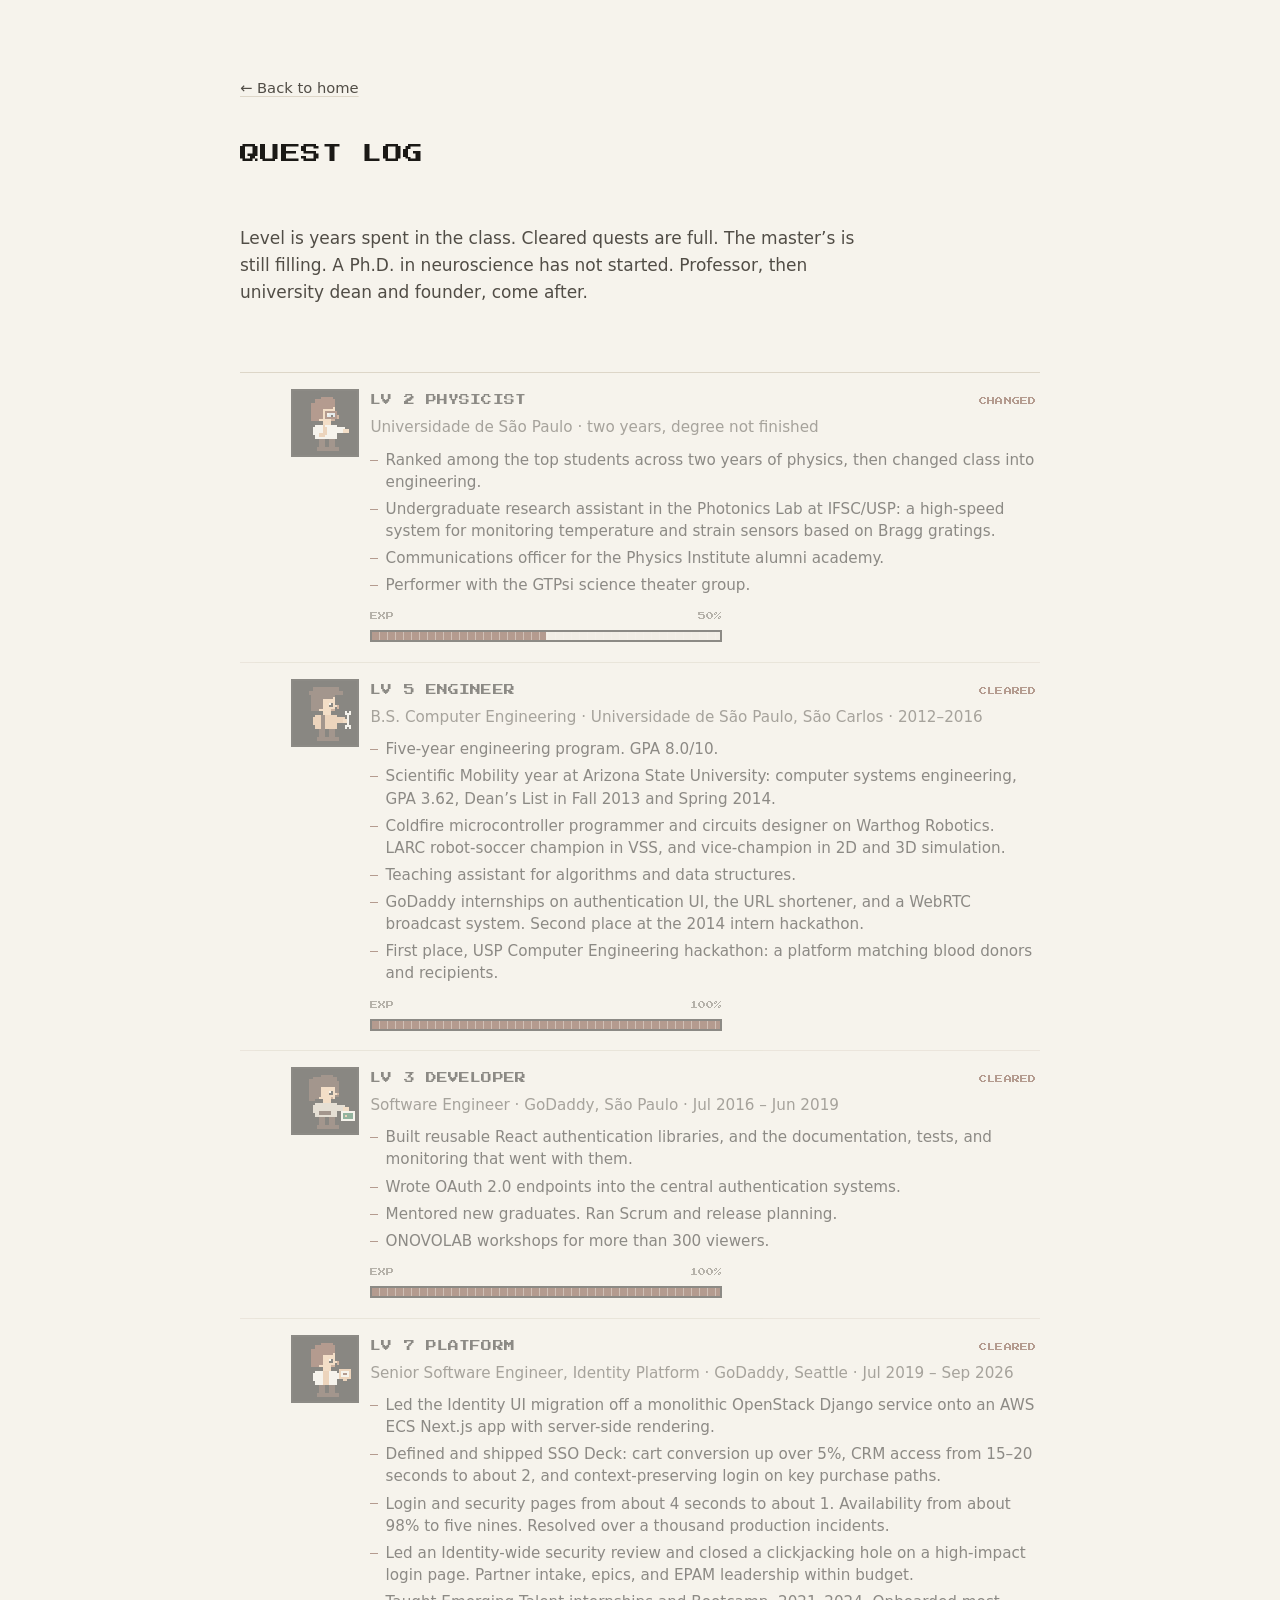
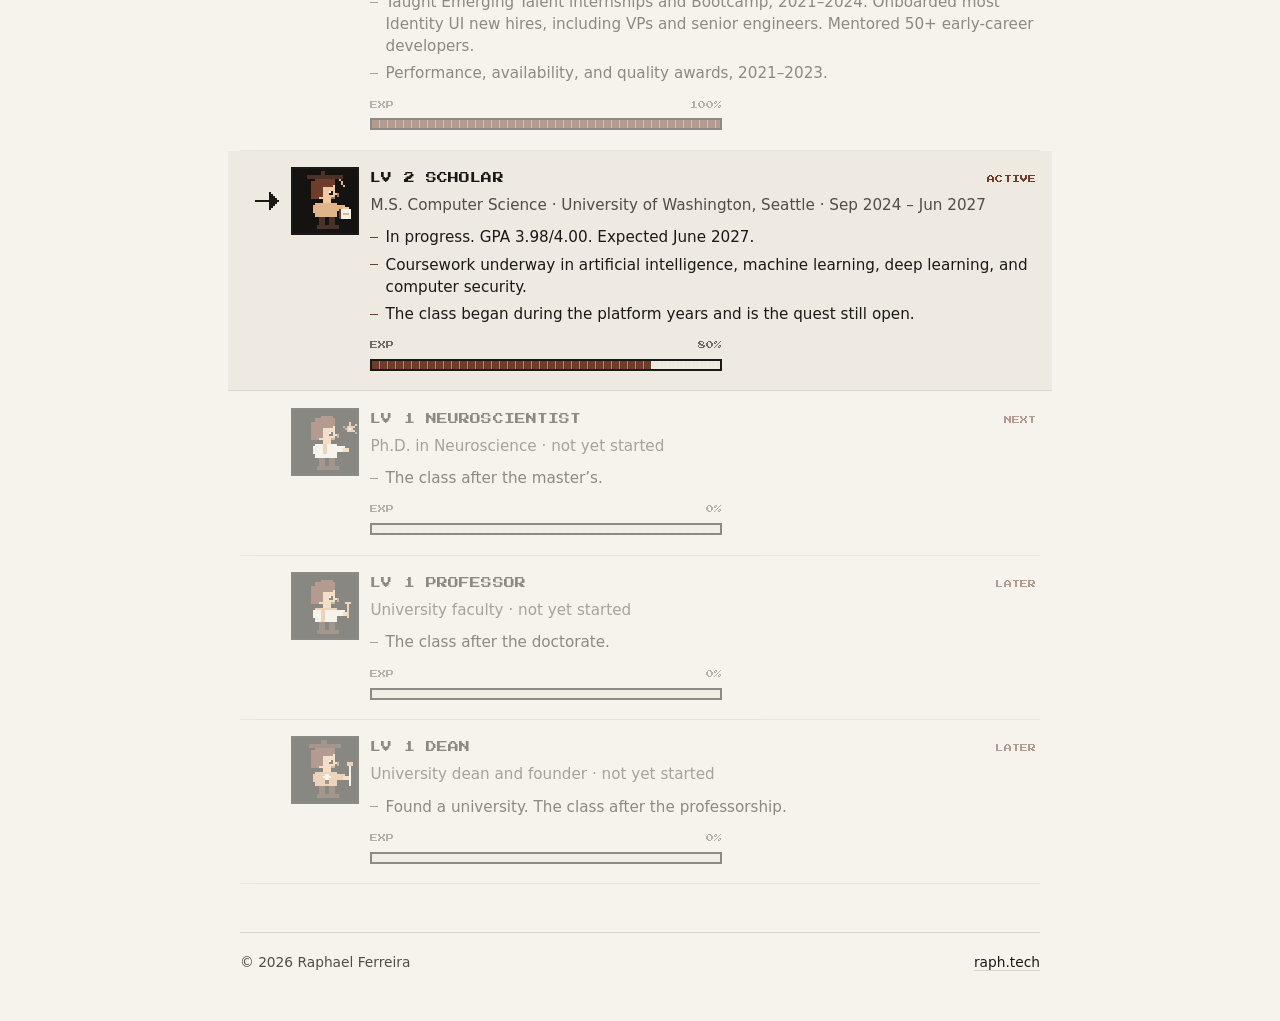
<file: quest-log/index.html>
<!DOCTYPE html>
<html lang="en">
  <head>
    <meta charset="utf-8">
    <meta name="viewport" content="width=device-width, initial-scale=1">
    <title>Quest log · Raphael Ferreira</title>
    <meta name="description" content="Job classes from two years of physics and a five-year engineering degree through a decade at GoDaddy. The master’s at the University of Washington is the active quest. A Ph.D. in neuroscience is next, then professor, then university dean and founder.">
    <link rel="canonical" href="https://raph.tech/quest-log/">
    <meta name="theme-color" content="#131311">
    <meta name="theme-color" content="#f6f3ec" media="(prefers-color-scheme: light)">
    <link rel="icon" href="../images/favicon.png?v=2" type="image/png" sizes="64x64">
    <link rel="preconnect" href="https://fonts.googleapis.com">
    <link rel="preconnect" href="https://fonts.gstatic.com" crossorigin>
    <link href="https://fonts.googleapis.com/css2?family=Press+Start+2P&amp;display=swap" rel="stylesheet">
    <link rel="stylesheet" href="../css/style.css?v=2">
  </head>
  <body>
    <a class="skip" href="#content">Skip to content</a>
    <div class="page">
      <p class="page-back"><a href="../index.html">← Back to home</a></p>
      <main id="content" tabindex="-1">
        <h1 class="quest-heading">Quest log</h1>
        <p class="quest-dek">
          Level is years spent in the class. Cleared quests are full.
          The master’s is still filling. A Ph.D. in neuroscience has not started.
          Professor, then university dean and founder, come after.
        </p>

        <ol class="quest-log">
          <li class="quest quest-past">
            <div class="quest-mark"></div>
            <img class="quest-sprite" src="../images/quest/physicist.png" alt="" width="64" height="64">
            <div class="quest-copy">
              <div class="quest-head">
                <h2 class="quest-title">LV 2 Physicist</h2>
                <p class="quest-status">Changed</p>
              </div>
              <p class="quest-role">Universidade de São Paulo · two years, degree not finished</p>
              <ul class="quest-deeds">
                <li>Ranked among the top students across two years of physics, then changed class into engineering.</li>
                <li>Undergraduate research assistant in the Photonics Lab at IFSC/USP: a high-speed system for monitoring temperature and strain sensors based on Bragg gratings.</li>
                <li>Communications officer for the Physics Institute alumni academy.</li>
                <li>Performer with the GTPsi science theater group.</li>
              </ul>
              <div class="exp">
                <div class="exp-meta"><span>EXP</span><span>50%</span></div>
                <div class="exp-track" role="progressbar" aria-valuemin="0" aria-valuemax="100" aria-valuenow="50" aria-label="Physicist, left after two years">
                  <span class="exp-fill" style="width: 50%"></span>
                </div>
              </div>
            </div>
          </li>

          <li class="quest quest-past">
            <div class="quest-mark"></div>
            <img class="quest-sprite" src="../images/quest/engineer.png" alt="" width="64" height="64">
            <div class="quest-copy">
              <div class="quest-head">
                <h2 class="quest-title">LV 5 Engineer</h2>
                <p class="quest-status">Cleared</p>
              </div>
              <p class="quest-role">B.S. Computer Engineering · Universidade de São Paulo, São Carlos · <time datetime="2012-03">2012</time>–<time datetime="2016-12">2016</time></p>
              <ul class="quest-deeds">
                <li>Five-year engineering program. GPA 8.0/10.</li>
                <li>Scientific Mobility year at Arizona State University: computer systems engineering, GPA 3.62, Dean’s List in Fall 2013 and Spring 2014.</li>
                <li>Coldfire microcontroller programmer and circuits designer on Warthog Robotics. LARC robot-soccer champion in VSS, and vice-champion in 2D and 3D simulation.</li>
                <li>Teaching assistant for algorithms and data structures.</li>
                <li>GoDaddy internships on authentication UI, the URL shortener, and a WebRTC broadcast system. Second place at the 2014 intern hackathon.</li>
                <li>First place, USP Computer Engineering hackathon: a platform matching blood donors and recipients.</li>
              </ul>
              <div class="exp">
                <div class="exp-meta"><span>EXP</span><span>100%</span></div>
                <div class="exp-track" role="progressbar" aria-valuemin="0" aria-valuemax="100" aria-valuenow="100" aria-label="Engineer, complete">
                  <span class="exp-fill" style="width: 100%"></span>
                </div>
              </div>
            </div>
          </li>

          <li class="quest quest-past">
            <div class="quest-mark"></div>
            <img class="quest-sprite" src="../images/quest/developer.png" alt="" width="64" height="64">
            <div class="quest-copy">
              <div class="quest-head">
                <h2 class="quest-title">LV 3 Developer</h2>
                <p class="quest-status">Cleared</p>
              </div>
              <p class="quest-role">Software Engineer · GoDaddy, São Paulo · <time datetime="2016-07">Jul 2016</time> – <time datetime="2019-06">Jun 2019</time></p>
              <ul class="quest-deeds">
                <li>Built reusable React authentication libraries, and the documentation, tests, and monitoring that went with them.</li>
                <li>Wrote OAuth 2.0 endpoints into the central authentication systems.</li>
                <li>Mentored new graduates. Ran Scrum and release planning.</li>
                <li>ONOVOLAB workshops for more than 300 viewers.</li>
              </ul>
              <div class="exp">
                <div class="exp-meta"><span>EXP</span><span>100%</span></div>
                <div class="exp-track" role="progressbar" aria-valuemin="0" aria-valuemax="100" aria-valuenow="100" aria-label="Developer, complete">
                  <span class="exp-fill" style="width: 100%"></span>
                </div>
              </div>
            </div>
          </li>

          <li class="quest quest-past">
            <div class="quest-mark"></div>
            <img class="quest-sprite" src="../images/quest/platform.png" alt="" width="64" height="64">
            <div class="quest-copy">
              <div class="quest-head">
                <h2 class="quest-title">LV 7 Platform</h2>
                <p class="quest-status">Cleared</p>
              </div>
              <p class="quest-role">Senior Software Engineer, Identity Platform · GoDaddy, Seattle · <time datetime="2019-07">Jul 2019</time> – <time datetime="2026-09">Sep 2026</time></p>
              <ul class="quest-deeds">
                <li>Led the Identity UI migration off a monolithic OpenStack Django service onto an AWS ECS Next.js app with server-side rendering.</li>
                <li>Defined and shipped SSO Deck: cart conversion up over 5%, CRM access from 15–20 seconds to about 2, and context-preserving login on key purchase paths.</li>
                <li>Login and security pages from about 4 seconds to about 1. Availability from about 98% to five nines. Resolved over a thousand production incidents.</li>
                <li>Led an Identity-wide security review and closed a clickjacking hole on a high-impact login page. Partner intake, epics, and EPAM leadership within budget.</li>
                <li>Taught Emerging Talent internships and Bootcamp, 2021–2024. Onboarded most Identity UI new hires, including VPs and senior engineers. Mentored 50+ early-career developers.</li>
                <li>Performance, availability, and quality awards, 2021–2023.</li>
              </ul>
              <div class="exp">
                <div class="exp-meta"><span>EXP</span><span>100%</span></div>
                <div class="exp-track" role="progressbar" aria-valuemin="0" aria-valuemax="100" aria-valuenow="100" aria-label="Platform, complete">
                  <span class="exp-fill" style="width: 100%"></span>
                </div>
              </div>
            </div>
          </li>

          <li class="quest quest-active" aria-current="step">
            <div class="quest-mark">
              <svg class="quest-arrow" viewBox="0 0 12 9" aria-hidden="true" focusable="false" shape-rendering="crispEdges">
                <rect x="7" y="0" width="1" height="1"/>
                <rect x="7" y="1" width="2" height="1"/>
                <rect x="7" y="2" width="3" height="1"/>
                <rect x="7" y="3" width="4" height="1"/>
                <rect x="0" y="4" width="12" height="1"/>
                <rect x="7" y="5" width="4" height="1"/>
                <rect x="7" y="6" width="3" height="1"/>
                <rect x="7" y="7" width="2" height="1"/>
                <rect x="7" y="8" width="1" height="1"/>
              </svg>
            </div>
            <img class="quest-sprite" src="../images/quest/scholar.png" alt="" width="64" height="64">
            <div class="quest-copy">
              <div class="quest-head">
                <h2 class="quest-title">LV 2 Scholar</h2>
                <p class="quest-status">Active</p>
              </div>
              <p class="quest-role">M.S. Computer Science · University of Washington, Seattle · <time datetime="2024-09">Sep 2024</time> – <time datetime="2027-06">Jun 2027</time></p>
              <ul class="quest-deeds">
                <li>In progress. GPA 3.98/4.00. Expected June 2027.</li>
                <li>Coursework underway in artificial intelligence, machine learning, deep learning, and computer security.</li>
                <li>The class began during the platform years and is the quest still open.</li>
              </ul>
              <div class="exp">
                <div class="exp-meta"><span>EXP</span><span class="exp-value">77%</span></div>
                <div class="exp-track" role="progressbar" aria-valuemin="0" aria-valuemax="100" aria-valuenow="77" aria-label="Scholar, in progress" data-start="2024-09-01" data-end="2027-06-30">
                  <span class="exp-fill" style="width: 77%"></span>
                </div>
              </div>
            </div>
          </li>

          <li class="quest quest-next">
            <div class="quest-mark"></div>
            <img class="quest-sprite" src="../images/quest/neuro.png" alt="" width="64" height="64">
            <div class="quest-copy">
              <div class="quest-head">
                <h2 class="quest-title">LV 1 Neuroscientist</h2>
                <p class="quest-status">Next</p>
              </div>
              <p class="quest-role">Ph.D. in Neuroscience · not yet started</p>
              <ul class="quest-deeds">
                <li>The class after the master’s.</li>
              </ul>
              <div class="exp">
                <div class="exp-meta"><span>EXP</span><span>0%</span></div>
                <div class="exp-track" role="progressbar" aria-valuemin="0" aria-valuemax="100" aria-valuenow="0" aria-label="Neuroscientist, not started">
                  <span class="exp-fill" style="width: 0%"></span>
                </div>
              </div>
            </div>
          </li>

          <li class="quest quest-next">
            <div class="quest-mark"></div>
            <img class="quest-sprite" src="../images/quest/professor.png" alt="" width="64" height="64">
            <div class="quest-copy">
              <div class="quest-head">
                <h2 class="quest-title">LV 1 Professor</h2>
                <p class="quest-status">Later</p>
              </div>
              <p class="quest-role">University faculty · not yet started</p>
              <ul class="quest-deeds">
                <li>The class after the doctorate.</li>
              </ul>
              <div class="exp">
                <div class="exp-meta"><span>EXP</span><span>0%</span></div>
                <div class="exp-track" role="progressbar" aria-valuemin="0" aria-valuemax="100" aria-valuenow="0" aria-label="Professor, not started">
                  <span class="exp-fill" style="width: 0%"></span>
                </div>
              </div>
            </div>
          </li>

          <li class="quest quest-next">
            <div class="quest-mark"></div>
            <img class="quest-sprite" src="../images/quest/dean.png" alt="" width="64" height="64">
            <div class="quest-copy">
              <div class="quest-head">
                <h2 class="quest-title">LV 1 Dean</h2>
                <p class="quest-status">Later</p>
              </div>
              <p class="quest-role">University dean and founder · not yet started</p>
              <ul class="quest-deeds">
                <li>Found a university. The class after the professorship.</li>
              </ul>
              <div class="exp">
                <div class="exp-meta"><span>EXP</span><span>0%</span></div>
                <div class="exp-track" role="progressbar" aria-valuemin="0" aria-valuemax="100" aria-valuenow="0" aria-label="Dean, not started">
                  <span class="exp-fill" style="width: 0%"></span>
                </div>
              </div>
            </div>
          </li>
        </ol>
      </main>
      <footer>
        <p>© <time datetime="2026">2026</time> Raphael Ferreira</p>
        <p><a href="../index.html">raph.tech</a></p>
      </footer>
    </div>
    <script>
      (function () {
        var track = document.querySelector(".exp-track[data-start]");
        if (!track) return;
        var start = Date.parse(track.getAttribute("data-start"));
        var end = Date.parse(track.getAttribute("data-end"));
        if (!isFinite(start) || !isFinite(end) || end <= start) return;
        var pct = Math.round(((Date.now() - start) / (end - start)) * 100);
        if (pct < 0) pct = 0;
        if (pct > 100) pct = 100;
        var fill = track.querySelector(".exp-fill");
        if (fill) fill.style.width = pct + "%";
        track.setAttribute("aria-valuenow", String(pct));
        var value = track.parentNode.querySelector(".exp-value");
        if (value) value.textContent = pct + "%";
      }());
    </script>
  </body>
</html>
</file>
<file: css/style.css>
:root {
  color-scheme: dark light;
  --serif: "Iowan Old Style", "Palatino Linotype", Palatino, "Book Antiqua", Georgia, serif;
  --sans: "Avenir Next", "Segoe UI", system-ui, sans-serif;
  --mono: "SF Mono", ui-monospace, Menlo, Consolas, monospace;
  --paper: #131311;
  --ink: #ece7de;
  --muted: #b7b1a6;
  --faint: #9c968c;
  --line: #2e2d29;
  --accent: #e2b48a;
  --pill: #1c1c19;
}

@media (prefers-color-scheme: light) {
  :root {
    --paper: #f6f3ec;
    --ink: #1b1916;
    --muted: #514d46;
    --faint: #6f6a62;
    --line: #ddd6c8;
    --accent: #6e3c2b;
    --pill: #efeae1;
  }
}

@supports (color: light-dark(black, white)) {
  :root {
    --paper: light-dark(#f6f3ec, #131311);
    --ink: light-dark(#1b1916, #ece7de);
    --muted: light-dark(#514d46, #b7b1a6);
    --faint: light-dark(#6f6a62, #9c968c);
    --line: light-dark(#ddd6c8, #2e2d29);
    --accent: light-dark(#6e3c2b, #e2b48a);
    --pill: light-dark(#efeae1, #1c1c19);
  }
}

*,
*::before,
*::after {
  box-sizing: border-box;
}

html {
  background: var(--paper);
}

body {
  margin: 0;
  background: var(--paper);
  color: var(--ink);
  font-family: var(--sans);
  font-size: 1.0625rem;
  line-height: 1.6;
  text-rendering: optimizeLegibility;
  -webkit-font-smoothing: antialiased;
}

::selection {
  background: var(--accent);
  color: var(--paper);
}

.skip {
  position: fixed;
  left: 1rem;
  top: -4rem;
  z-index: 2;
  padding: 0.45rem 0.7rem;
  background: var(--ink);
  color: var(--paper);
  text-decoration: none;
}

.skip:focus {
  top: 1rem;
}

.page {
  width: min(50rem, calc(100% - 2.5rem));
  margin: 0 auto;
  padding: clamp(2.25rem, 7vw, 4.75rem) 0 3rem;
}

.masthead,
.section {
  display: grid;
  grid-template-columns: 8.75rem minmax(0, 1fr);
  column-gap: 1.75rem;
}

.masthead {
  align-items: center;
  padding-bottom: 2rem;
  border-bottom: 1px solid var(--line);
}

.avatar {
  display: block;
  width: 100%;
  height: auto;
  aspect-ratio: 682 / 1024;
  border-radius: 0.45rem;
  box-shadow: 0 0 0 1px var(--line);
}

h1,
h2,
h3,
p {
  margin: 0;
}

h1 {
  font-family: var(--serif);
  font-size: clamp(2.4rem, 5vw, 3.2rem);
  font-weight: 600;
  letter-spacing: -0.03em;
  line-height: 1.02;
}

.subtitle {
  margin-top: 0.55rem;
  max-width: 38rem;
  font-size: 1.02rem;
  line-height: 1.45;
  text-wrap: balance;
}

.subtitle-role + .subtitle-role::before {
  content: " · ";
}

.meta {
  display: flex;
  flex-wrap: wrap;
  align-items: baseline;
  gap: 0.35rem 1.15rem;
  margin-top: 1rem;
  color: var(--muted);
  font-size: 0.94rem;
}

.links {
  display: flex;
  flex-wrap: wrap;
  align-items: baseline;
  gap: 0.45rem;
}

.dot {
  color: var(--faint);
}

a {
  color: var(--ink);
  text-decoration-thickness: 1px;
  text-decoration-color: var(--line);
  text-underline-offset: 0.22em;
}

a:hover {
  color: var(--accent);
  text-decoration-color: var(--accent);
}

a:focus-visible {
  outline: 2px solid var(--accent);
  outline-offset: 3px;
  border-radius: 2px;
}

main {
  display: flex;
  flex-direction: column;
  gap: 2.35rem;
  margin-top: 2.35rem;
}

main:focus {
  outline: none;
}

h2 {
  margin-top: 0.2rem;
  font-family: var(--mono);
  font-size: 0.68rem;
  font-weight: 500;
  letter-spacing: 0.14em;
  line-height: 1.45;
  text-transform: uppercase;
  color: var(--accent);
}

.prose {
  display: flex;
  flex-direction: column;
  gap: 0.9rem;
}

.prose p,
.prose ul,
.detail {
  max-width: 40rem;
  text-wrap: pretty;
}

.prose ul {
  margin: 0;
  padding-left: 1.15rem;
  display: flex;
  flex-direction: column;
  gap: 0.45rem;
}

.prose li {
  padding-left: 0.15rem;
}

.prose li::marker {
  color: var(--accent);
}

.summary-body {
  display: flex;
  flex-direction: column;
  gap: 1.75rem;
}

.pillars {
  display: grid;
  grid-template-columns: repeat(3, minmax(0, 1fr));
  gap: 2.25rem;
}

.section-summary {
  grid-template-columns: 1fr;
  row-gap: 1rem;
}

.pillar {
  display: flex;
  flex-direction: column;
  gap: 0.55rem;
  min-height: 100%;
  padding: 1.15rem 1.1rem 1.2rem;
  border: 1px solid var(--line);
  border-radius: 0.45rem;
  background: var(--pill);
  color: inherit;
  text-decoration: none;
  transition: border-color 0.15s ease, box-shadow 0.15s ease;
}

.pillar:hover {
  border-color: var(--accent);
  color: inherit;
  text-decoration: none;
  box-shadow: 0 0 0 1px color-mix(in srgb, var(--accent) 35%, transparent);
}

.pillar:focus-visible {
  outline: 2px solid var(--accent);
  outline-offset: 3px;
}

.pillar-icon {
  display: flex;
  align-items: center;
  justify-content: flex-start;
  color: var(--accent);
}

.pillar-icon svg {
  display: block;
}

.pillar h3 {
  margin: 0;
  font-size: 1.08rem;
  font-weight: 600;
  letter-spacing: -0.015em;
  line-height: 1.25;
  color: var(--ink);
}

.pillar p {
  margin: 0;
  flex: 1;
  color: var(--muted);
  font-size: 0.92rem;
  line-height: 1.5;
  text-wrap: pretty;
}

.pillar-more {
  margin-top: 0.25rem;
  font-size: 0.86rem;
  color: var(--accent);
  text-decoration: underline;
  text-decoration-thickness: 1px;
  text-underline-offset: 0.22em;
}

.page-back {
  margin-bottom: 1.75rem;
  font-size: 0.92rem;
}

.page-back a {
  color: var(--muted);
}

.page-title {
  font-family: var(--serif);
  font-size: clamp(1.85rem, 4vw, 2.4rem);
  font-weight: 600;
  letter-spacing: -0.03em;
  line-height: 1.15;
}

.quote {
  margin: 0;
  padding: 0 0 1rem 1rem;
  border-left: 2px solid var(--accent);
  color: var(--muted);
  font-size: 0.98rem;
  text-wrap: pretty;
}

.quote + .quote {
  margin-top: 1.75rem;
}

.quote-byline {
  display: flex;
  flex-direction: column;
  gap: 0.2rem;
  margin: 0 0 0.85rem;
  padding: 0;
  border: 0;
}

.quote-byline cite {
  font-family: var(--serif);
  font-style: normal;
  font-size: 1.05rem;
  font-weight: 600;
  letter-spacing: -0.02em;
  color: var(--accent);
}

.quote-role {
  font-size: 0.86rem;
  color: var(--faint);
}

.quote p + p {
  margin-top: 0.75rem;
}

.quote strong {
  color: var(--ink);
  font-weight: 600;
}

.quote-source {
  margin-top: 0.85rem;
  font-size: 0.86rem;
  color: var(--faint);
}

.detail {
  margin-top: 0.45rem;
  color: var(--muted);
  font-size: 0.95rem;
}

.skill-groups {
  display: flex;
  flex-direction: column;
  gap: 1.15rem;
}

.skill-label {
  margin-bottom: 0.45rem;
  font-family: var(--mono);
  font-size: 0.68rem;
  font-weight: 500;
  letter-spacing: 0.08em;
  line-height: 1.45;
  text-transform: uppercase;
  color: var(--faint);
}

.entries {
  display: flex;
  flex-direction: column;
  gap: 1.65rem;
}

.entry-head {
  display: flex;
  justify-content: space-between;
  align-items: baseline;
  gap: 1rem 1.5rem;
}

h3 {
  font-size: 1.05rem;
  font-weight: 600;
  letter-spacing: -0.015em;
  line-height: 1.3;
}

.org {
  margin-top: 0.12rem;
  color: var(--muted);
  font-size: 0.95rem;
}

.dates {
  flex: none;
  font-family: var(--mono);
  font-size: 0.75rem;
  letter-spacing: 0.01em;
  color: var(--muted);
  white-space: nowrap;
}

.entry ul {
  margin: 0.7rem 0 0;
  padding: 0;
  list-style: none;
}

.entry li {
  position: relative;
  margin-top: 0.38rem;
  padding-left: 1rem;
}

.entry li::before {
  content: "";
  position: absolute;
  left: 0;
  top: 0.72em;
  width: 0.45rem;
  height: 1px;
  background: var(--accent);
}

.pills {
  display: flex;
  flex-wrap: wrap;
  gap: 0.45rem;
  margin: 0;
  padding: 0;
  list-style: none;
}

.pills li {
  padding: 0.28rem 0.72rem;
  border: 1px solid var(--line);
  border-radius: 999px;
  background: var(--pill);
  font-size: 0.86rem;
  line-height: 1.4;
}

footer {
  display: flex;
  flex-wrap: wrap;
  justify-content: space-between;
  gap: 0.4rem 1.5rem;
  margin-top: 3rem;
  padding-top: 1.1rem;
  border-top: 1px solid var(--line);
  color: var(--muted);
  font-size: 0.86rem;
}

@media (max-width: 42rem) {
  .masthead,
  .section {
    grid-template-columns: 1fr;
    row-gap: 0.85rem;
  }

  .pillars {
    grid-template-columns: 1fr;
  }

  .avatar {
    width: 8.25rem;
  }

  .subtitle-role {
    display: block;
  }

  .subtitle-role + .subtitle-role::before {
    content: none;
  }

  .entry-head {
    flex-direction: column;
    gap: 0.2rem;
  }

  .dates {
    white-space: normal;
  }
}

@media (prefers-reduced-motion: reduce) {
  * {
    scroll-behavior: auto !important;
    transition: none !important;
  }
}

@media print {
  :root {
    --paper: #fff;
    --ink: #111;
    --muted: #333;
    --faint: #333;
    --line: #ccc;
    --accent: #6e3c2b;
    --pill: #fff;
  }

  body {
    background: #fff;
    font-size: 11pt;
  }

  .skip {
    display: none;
  }

  .page {
    width: auto;
    padding: 0;
  }

  a {
    color: inherit;
    text-decoration: none;
  }

  .links a::after,
  footer a::after {
    content: " (" attr(href) ")";
    font-size: 0.85em;
  }

  .quest {
    opacity: 1 !important;
  }

  .quest-arrow {
    display: none;
  }
}

.quest-heading {
  font-family: "Press Start 2P", var(--mono);
  font-size: clamp(0.95rem, 2.2vw, 1.25rem);
  font-weight: 400;
  letter-spacing: 0.02em;
  line-height: 1.7;
  text-transform: uppercase;
}

.quest-dek {
  max-width: 40rem;
  margin-top: 1rem;
  color: var(--muted);
  text-wrap: pretty;
}

.quest-log {
  display: flex;
  flex-direction: column;
  margin: 1.75rem 0 0;
  padding: 0;
  list-style: none;
  border-top: 1px solid var(--line);
}

.quest {
  display: grid;
  grid-template-columns: 2.25rem 64px minmax(0, 1fr);
  column-gap: 0.85rem;
  align-items: start;
  padding: 1.15rem 0.2rem 1.2rem;
  border-bottom: 1px solid var(--line);
}

.quest-past,
.quest-next {
  opacity: 0.48;
}

.quest-active {
  opacity: 1;
  background: var(--pill);
  margin: 0 -0.75rem;
  padding-left: 0.95rem;
  padding-right: 0.95rem;
}

.quest-mark {
  display: flex;
  align-items: center;
  justify-content: flex-end;
  height: 64px;
}

.quest-arrow {
  display: block;
  width: 24px;
  height: 18px;
  overflow: visible;
  fill: var(--ink);
  animation: quest-arrow 0.7s steps(2, jump-none) infinite;
}

@keyframes quest-arrow {
  from { transform: translateX(0); }
  to { transform: translateX(4px); }
}

.quest-sprite {
  display: block;
  width: 64px;
  height: 64px;
  image-rendering: crisp-edges;
  image-rendering: pixelated;
  background: #141311;
  box-shadow: 0 0 0 2px var(--ink);
}

.quest-head {
  display: flex;
  flex-wrap: wrap;
  align-items: baseline;
  justify-content: space-between;
  gap: 0.35rem 1rem;
}

.quest-title {
  margin: 0;
  font-family: "Press Start 2P", var(--mono);
  font-size: 0.68rem;
  font-weight: 400;
  letter-spacing: 0.01em;
  line-height: 1.7;
  text-transform: uppercase;
  color: var(--ink);
}

.quest-status {
  font-family: "Press Start 2P", var(--mono);
  font-size: 0.5rem;
  line-height: 1.7;
  letter-spacing: 0.04em;
  text-transform: uppercase;
  color: var(--accent);
}

.quest-role {
  margin-top: 0.4rem;
  color: var(--muted);
  font-size: 0.95rem;
  line-height: 1.45;
}

.quest-deeds {
  margin: 0.65rem 0 0;
  padding: 0;
  list-style: none;
}

.quest-deeds li {
  position: relative;
  margin-top: 0.32rem;
  padding-left: 0.95rem;
  font-size: 0.95rem;
  line-height: 1.45;
}

.quest-deeds li::before {
  content: "";
  position: absolute;
  left: 0;
  top: 0.72em;
  width: 0.45rem;
  height: 1px;
  background: var(--accent);
}

.exp {
  max-width: 22rem;
  margin-top: 0.9rem;
}

.exp-meta {
  display: flex;
  justify-content: space-between;
  gap: 1rem;
  margin-bottom: 0.4rem;
  font-family: "Press Start 2P", var(--mono);
  font-size: 0.5rem;
  line-height: 1.7;
  color: var(--faint);
}

.exp-track {
  position: relative;
  height: 12px;
  border: 2px solid var(--ink);
  background: var(--pill);
  overflow: hidden;
}

.exp-fill {
  display: block;
  height: 100%;
  background: var(--accent);
}

.exp-track::after {
  content: "";
  position: absolute;
  inset: 0;
  background: repeating-linear-gradient(
    90deg,
    transparent 0 7px,
    color-mix(in srgb, var(--paper) 42%, transparent) 7px 8px
  );
  pointer-events: none;
}

@media (max-width: 42rem) {
  .quest {
    grid-template-columns: 1.75rem 64px minmax(0, 1fr);
    column-gap: 0.55rem;
  }

  .quest-active {
    margin: 0 -0.4rem;
    padding-left: 0.4rem;
    padding-right: 0.4rem;
  }

  .quest-title {
    font-size: 0.56rem;
  }
}

@media (prefers-reduced-motion: reduce) {
  .quest-arrow {
    animation: none;
  }
}
</file>
